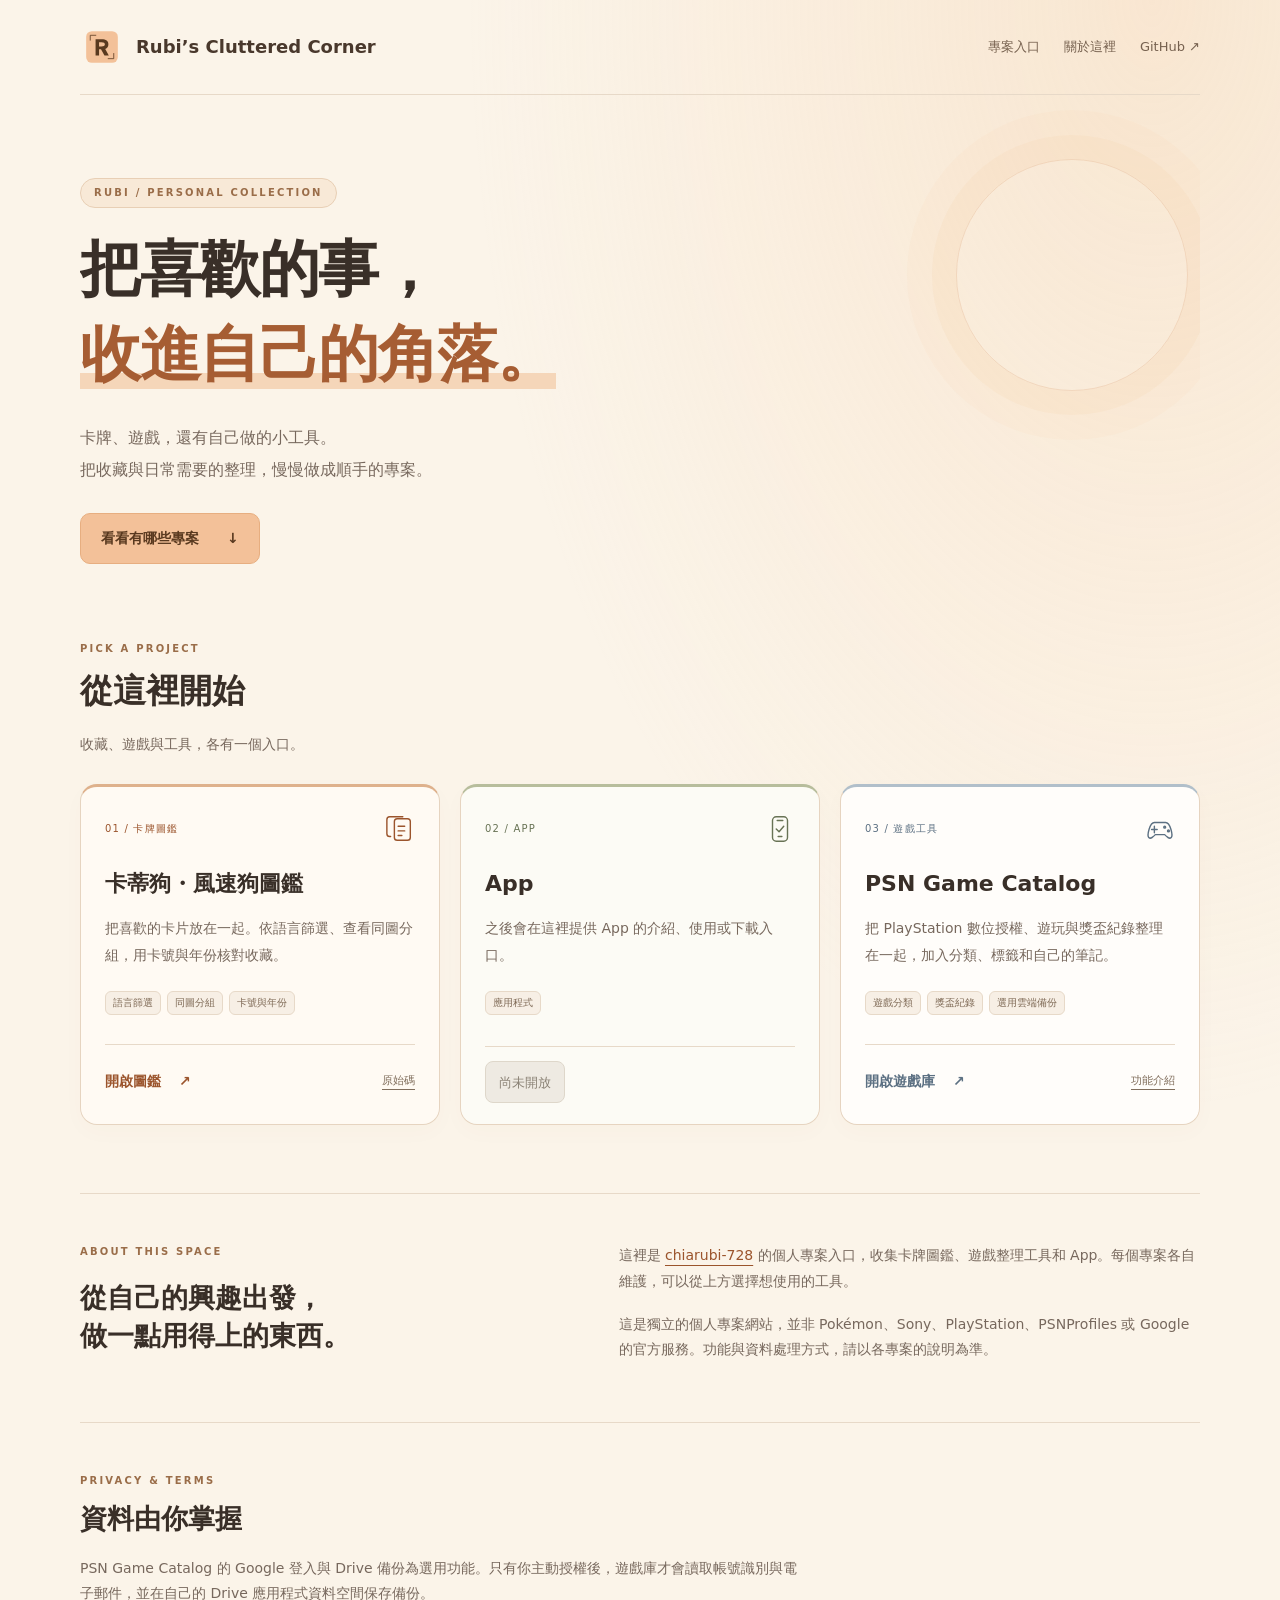
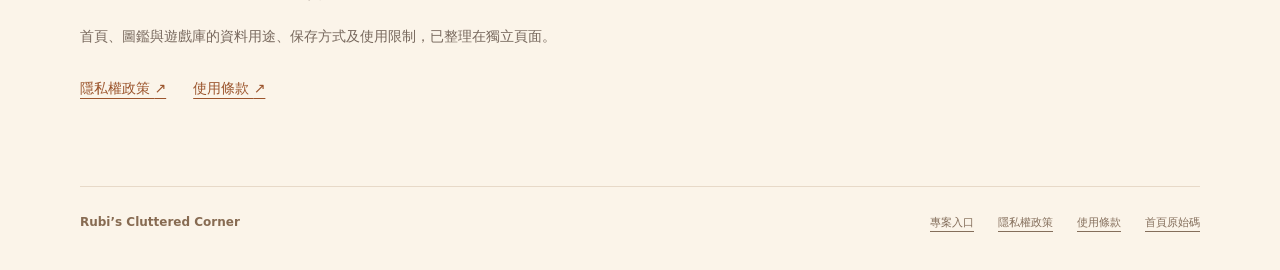
<file: index.html>
<!doctype html>
<html lang="zh-Hant">
<head>
  <meta charset="utf-8">
  <meta name="viewport" content="width=device-width,initial-scale=1">
  <meta name="google-site-verification" content="MO9Nw9-mfi5g1G-daa9AsuT8tZnIIoYQPMDSrDxIh8I">
  <meta name="theme-color" content="#fbf4e9">
  <meta name="description" content="Rubi’s Cluttered Corner：卡蒂狗・風速狗圖鑑、App 與 PSN Game Catalog 的個人專案入口。收藏卡牌、整理遊戲，找到順手的小工具。">
  <link rel="canonical" href="https://chiarubi-728.github.io/">
  <title>Rubi’s Cluttered Corner · 卡牌、遊戲與小工具</title>
  <link rel="icon" type="image/png" sizes="32x32" href="assets/favicon-32.png?v=2">
  <link rel="icon" type="image/svg+xml" sizes="any" href="assets/favicon.svg?v=2">
  <link rel="apple-touch-icon" sizes="180x180" href="assets/apple-touch-icon.png">
  <link rel="stylesheet" href="style.css?v=20261023-logo">
  <link rel="stylesheet" href="policy.css?v=20261023">
</head>
<body>
  <a class="skip-link" href="#main">跳至主要內容</a>
  <header class="site-header">
    <a class="brand" href="/" aria-label="Rubi’s Cluttered Corner 首頁"><img class="brand-symbol" src="assets/rubi-corner.svg" width="44" height="44" alt=""><span>Rubi’s Cluttered Corner</span></a>
    <nav aria-label="主要導覽"><a href="#projects">專案入口</a><a href="#about">關於這裡</a><a href="https://github.com/chiarubi-728">GitHub <span aria-hidden="true">↗</span></a></nav>
  </header>
  <main id="main">
    <section class="hero" aria-labelledby="hero-title">
      <p class="eyebrow">RUBI / PERSONAL COLLECTION</p>
      <h1 id="hero-title">把喜歡的事，<br><span>收進自己的角落。</span></h1>
      <p class="hero-description">卡牌、遊戲，還有自己做的小工具。<br>把收藏與日常需要的整理，慢慢做成順手的專案。</p>
      <a class="button primary" href="#projects">看看有哪些專案 <span aria-hidden="true">↓</span></a>
    </section>

    <section id="projects" class="features" aria-labelledby="projects-title">
      <div class="section-heading"><p class="eyebrow">PICK A PROJECT</p><h2 id="projects-title">從這裡開始</h2><p>收藏、遊戲與工具，各有一個入口。</p></div>
      <div class="feature-grid project-grid">
        <article class="project-card project-cards">
          <div class="project-heading"><span class="feature-number">01 / 卡牌圖鑑</span><svg viewBox="0 0 32 32" fill="none" aria-hidden="true"><rect x="10" y="5" width="17" height="23" rx="3"/><path d="M6 24H5a3 3 0 0 1-3-3V6a3 3 0 0 1 3-3h14m-5 10h7m-7 5h7m-7 5h4"/></svg></div>
          <h3>卡蒂狗・風速狗圖鑑</h3>
          <p>把喜歡的卡片放在一起。依語言篩選、查看同圖分組，用卡號與年份核對收藏。</p>
          <ul class="project-tags" aria-label="圖鑑功能"><li>語言篩選</li><li>同圖分組</li><li>卡號與年份</li></ul>
          <div class="project-bottom"><a class="project-entry" href="/PTCG-Growlithe-Catalog/">開啟圖鑑 <span aria-hidden="true">↗</span></a><a class="project-source" href="https://github.com/chiarubi-728/PTCG-Growlithe-Catalog">原始碼</a></div>
        </article>
        <article class="project-card project-app">
          <div class="project-heading"><span class="feature-number">02 / APP</span><svg viewBox="0 0 32 32" fill="none" aria-hidden="true"><rect x="8" y="3" width="16" height="26" rx="4"/><path d="M13 7h6m-5 17h4m-6-8 3 3 5-6"/></svg></div>
          <h3>App</h3>
          <p>之後會在這裡提供 App 的介紹、使用或下載入口。</p>
          <ul class="project-tags" aria-label="App 類型"><li>應用程式</li></ul>
          <div class="project-bottom"><button class="project-pending" type="button" disabled>尚未開放</button></div>
        </article>
        <article class="project-card project-games">
          <div class="project-heading"><span class="feature-number">03 / 遊戲工具</span><svg viewBox="0 0 32 32" fill="none" aria-hidden="true"><path d="M10 9h12c5 0 8 14 6 16-2 2-4 0-7-3H11c-3 3-5 5-7 3-2-2 1-16 6-16Zm0 4v7m-3-3.5h6"/><circle cx="21" cy="14" r="1"/><circle cx="25" cy="18" r="1"/></svg></div>
          <h3>PSN Game Catalog</h3>
          <p>把 PlayStation 數位授權、遊玩與獎盃紀錄整理在一起，加入分類、標籤和自己的筆記。</p>
          <ul class="project-tags" aria-label="遊戲庫功能"><li>遊戲分類</li><li>獎盃紀錄</li><li>選用雲端備份</li></ul>
          <div class="project-bottom"><a class="project-entry" href="/PSN_Game_Catalog/">開啟遊戲庫 <span aria-hidden="true">↗</span></a><a class="project-source" href="/PSN_Game_Catalog/about.html">功能介紹</a></div>
        </article>
      </div>
    </section>

    <section id="about" class="about-section" aria-labelledby="about-title">
      <div><p class="eyebrow">ABOUT THIS SPACE</p><h2 id="about-title">從自己的興趣出發，<br>做一點用得上的東西。</h2></div>
      <div><p>這裡是 <a href="https://github.com/chiarubi-728">chiarubi-728</a> 的個人專案入口，收集卡牌圖鑑、遊戲整理工具和 App。每個專案各自維護，可以從上方選擇想使用的工具。</p><p>這是獨立的個人專案網站，並非 Pokémon、Sony、PlayStation、PSNProfiles 或 Google 的官方服務。功能與資料處理方式，請以各專案的說明為準。</p></div>
    </section>

    <section id="google-data" class="google-section" aria-labelledby="google-title">
      <div class="section-heading"><p class="eyebrow">PRIVACY &amp; TERMS</p><h2 id="google-title">資料由你掌握</h2><p>PSN Game Catalog 的 Google 登入與 Drive 備份為選用功能。只有你主動授權後，遊戲庫才會讀取帳號識別與電子郵件，並在自己的 Drive 應用程式資料空間保存備份。</p><p>首頁、圖鑑與遊戲庫的資料用途、保存方式及使用限制，已整理在獨立頁面。</p><div class="policy-actions"><a href="privacy.html">隱私權政策 <span aria-hidden="true">↗</span></a><a href="terms.html">使用條款 <span aria-hidden="true">↗</span></a></div></div>
    </section>

  </main>
  <footer class="site-footer"><span>Rubi’s Cluttered Corner</span><nav aria-label="相關連結"><a href="#projects">專案入口</a><a href="privacy.html">隱私權政策</a><a href="terms.html">使用條款</a><a href="https://github.com/chiarubi-728/chiarubi-728.github.io">首頁原始碼</a></nav></footer>
</body>
</html>
</file>
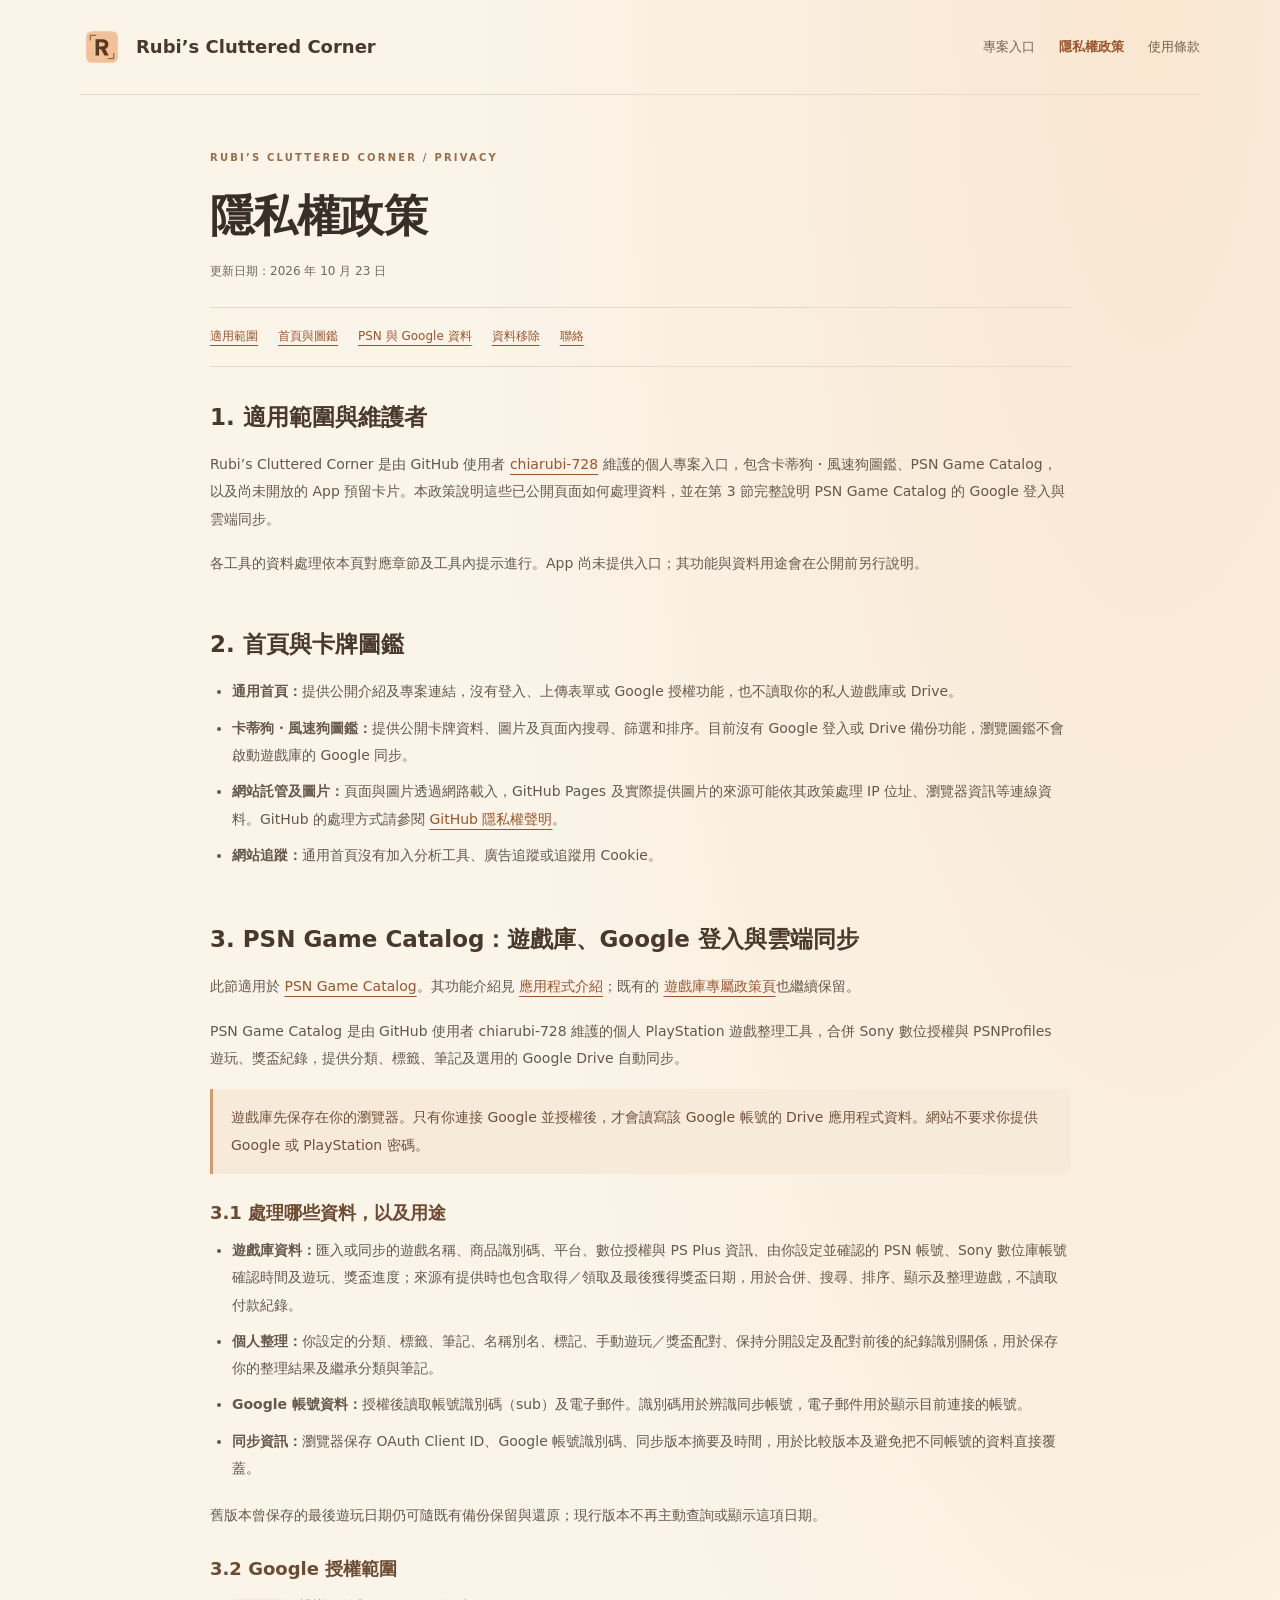
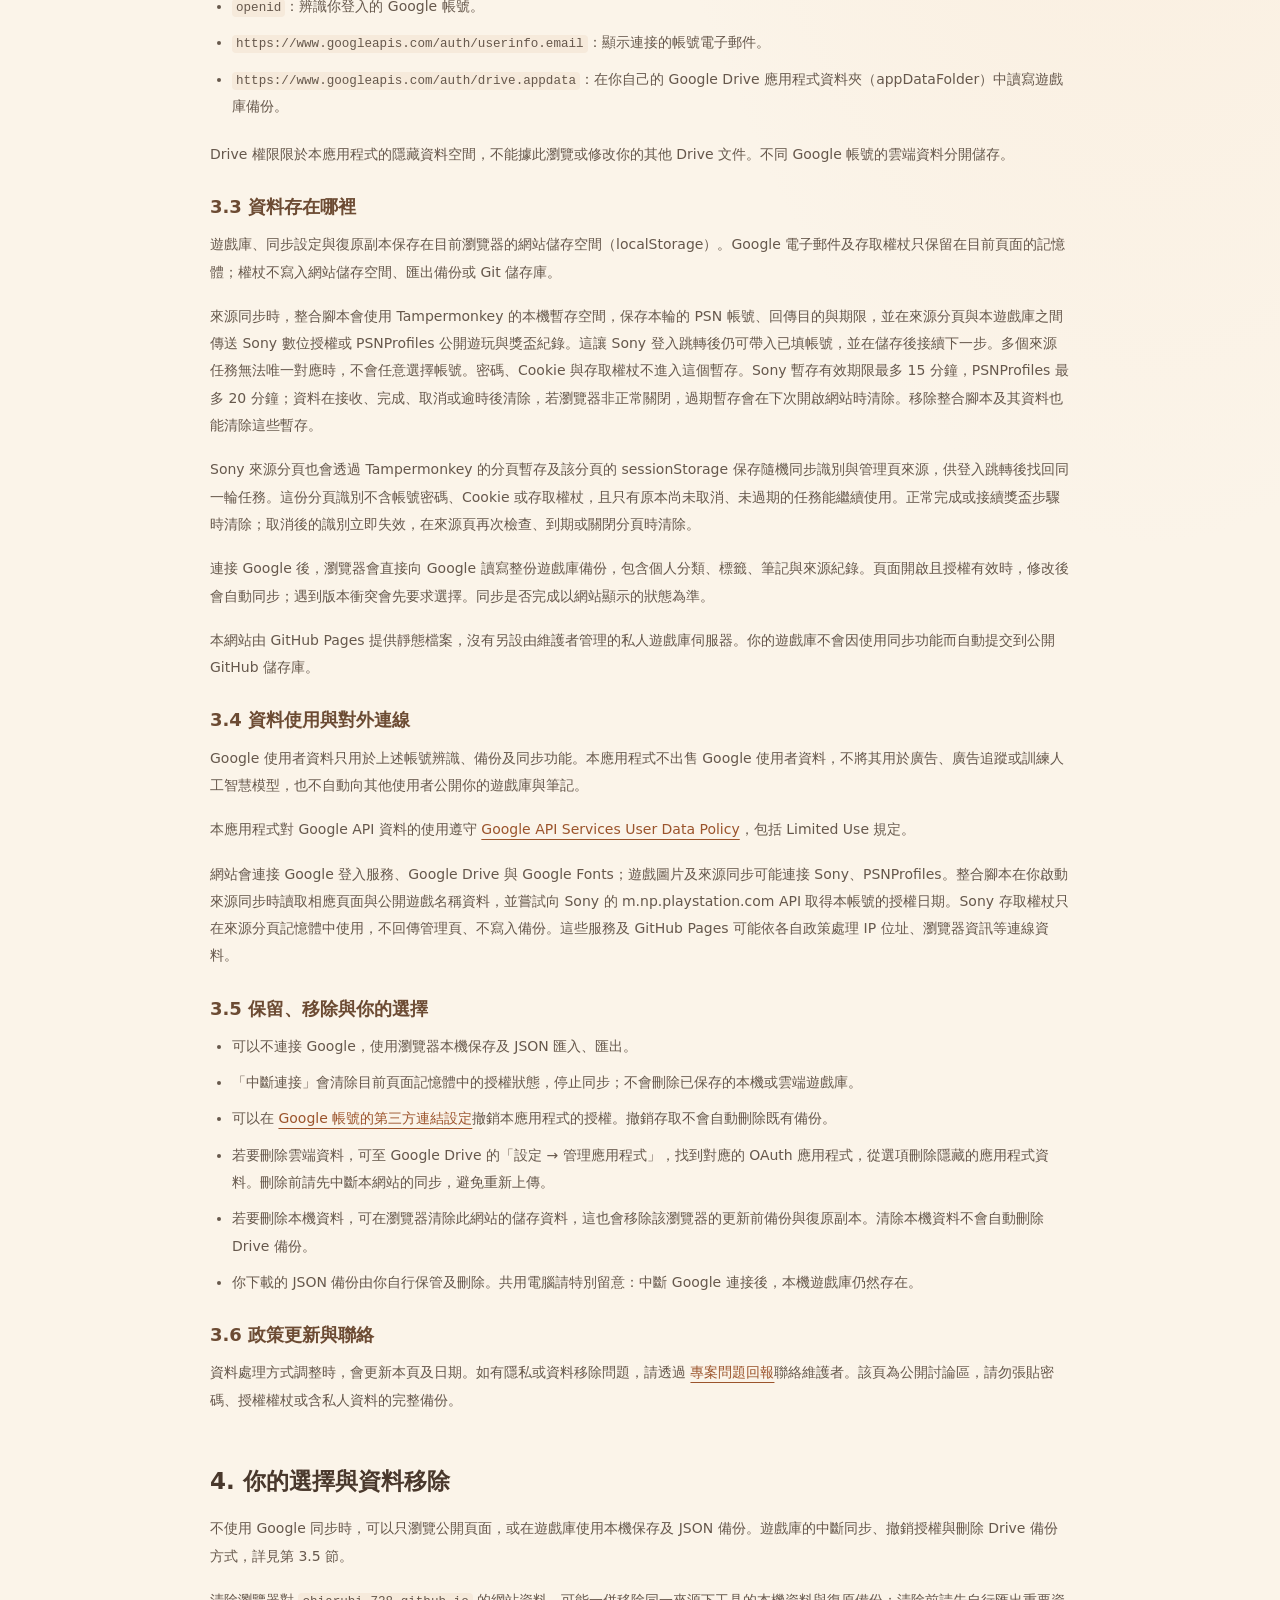
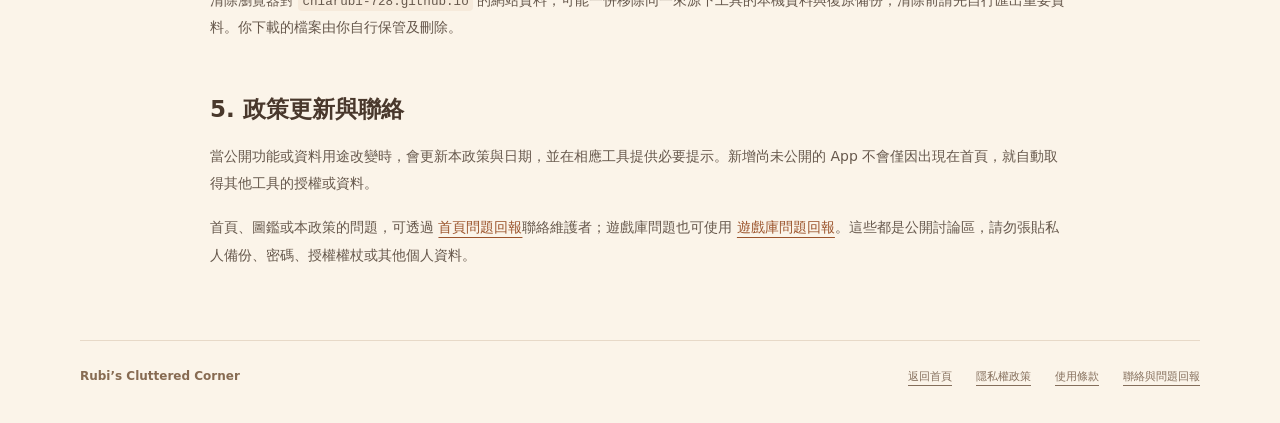
<file: privacy.html>
<!doctype html>
<html lang="zh-Hant">
<head>
  <meta charset="utf-8"><meta name="viewport" content="width=device-width,initial-scale=1">
  <meta name="theme-color" content="#fbf4e9"><meta name="description" content="Rubi’s Cluttered Corner 隱私權政策：首頁、卡蒂狗・風速狗圖鑑及 PSN Game Catalog 的資料用途、Google 授權、保存與刪除方式。">
  <title>隱私權政策 · Rubi’s Cluttered Corner</title>
  <link rel="icon" type="image/png" sizes="32x32" href="assets/favicon-32.png?v=2">
  <link rel="icon" type="image/svg+xml" sizes="any" href="assets/favicon.svg?v=2">
  <link rel="stylesheet" href="style.css?v=20261023-logo"><link rel="stylesheet" href="policy.css?v=20261023">
</head>
<body>
  <a class="skip-link" href="#main">跳至主要內容</a>
  <header class="site-header"><a class="brand" href="/" aria-label="Rubi’s Cluttered Corner 首頁"><img class="brand-symbol" src="assets/rubi-corner.svg" width="44" height="44" alt=""><span>Rubi’s Cluttered Corner</span></a><nav aria-label="主要導覽"><a href="/#projects">專案入口</a><a href="privacy.html" aria-current="page">隱私權政策</a><a href="terms.html">使用條款</a></nav></header>
  <main id="main" class="policy-main">
    <header class="policy-heading"><p class="eyebrow">RUBI’S CLUTTERED CORNER / PRIVACY</p><h1>隱私權政策</h1><p class="policy-date">更新日期：2026 年 10 月 23 日</p></header>
    <nav class="policy-outline" aria-label="本頁目錄"><a href="#scope">適用範圍</a><a href="#public-pages">首頁與圖鑑</a><a href="#psn-game-catalog">PSN 與 Google 資料</a><a href="#choices">資料移除</a><a href="#contact">聯絡</a></nav>
    <div class="policy-content">
<section id="scope"><h2>1. 適用範圍與維護者</h2><p>Rubi’s Cluttered Corner 是由 GitHub 使用者 <a href="https://github.com/chiarubi-728">chiarubi-728</a> 維護的個人專案入口，包含卡蒂狗・風速狗圖鑑、PSN Game Catalog，以及尚未開放的 App 預留卡片。本政策說明這些已公開頁面如何處理資料，並在第 3 節完整說明 PSN Game Catalog 的 Google 登入與雲端同步。</p><p>各工具的資料處理依本頁對應章節及工具內提示進行。App 尚未提供入口；其功能與資料用途會在公開前另行說明。</p></section>
<section id="public-pages"><h2>2. 首頁與卡牌圖鑑</h2><ul><li><strong>通用首頁：</strong>提供公開介紹及專案連結，沒有登入、上傳表單或 Google 授權功能，也不讀取你的私人遊戲庫或 Drive。</li><li><strong>卡蒂狗・風速狗圖鑑：</strong>提供公開卡牌資料、圖片及頁面內搜尋、篩選和排序。目前沒有 Google 登入或 Drive 備份功能，瀏覽圖鑑不會啟動遊戲庫的 Google 同步。</li><li><strong>網站託管及圖片：</strong>頁面與圖片透過網路載入，GitHub Pages 及實際提供圖片的來源可能依其政策處理 IP 位址、瀏覽器資訊等連線資料。GitHub 的處理方式請參閱 <a href="https://docs.github.com/en/site-policy/privacy-policies/github-general-privacy-statement">GitHub 隱私權聲明</a>。</li><li><strong>網站追蹤：</strong>通用首頁沒有加入分析工具、廣告追蹤或追蹤用 Cookie。</li></ul></section>
<section id="psn-game-catalog"><h2>3. PSN Game Catalog：遊戲庫、Google 登入與雲端同步</h2><p>此節適用於 <a href="/PSN_Game_Catalog/">PSN Game Catalog</a>。其功能介紹見 <a href="/PSN_Game_Catalog/about.html">應用程式介紹</a>；既有的 <a href="/PSN_Game_Catalog/privacy.html">遊戲庫專屬政策頁</a>也繼續保留。</p><p>PSN Game Catalog 是由 GitHub 使用者 chiarubi-728 維護的個人 PlayStation 遊戲整理工具，合併 Sony 數位授權與 PSNProfiles 遊玩、獎盃紀錄，提供分類、標籤、筆記及選用的 Google Drive 自動同步。</p>
<p class="notice">遊戲庫先保存在你的瀏覽器。只有你連接 Google 並授權後，才會讀寫該 Google 帳號的 Drive 應用程式資料。網站不要求你提供 Google 或 PlayStation 密碼。</p>
<h3>3.1 處理哪些資料，以及用途</h3>
<ul><li><strong>遊戲庫資料：</strong>匯入或同步的遊戲名稱、商品識別碼、平台、數位授權與 PS Plus 資訊、由你設定並確認的 PSN 帳號、Sony 數位庫帳號確認時間及遊玩、獎盃進度；來源有提供時也包含取得／領取及最後獲得獎盃日期，用於合併、搜尋、排序、顯示及整理遊戲，不讀取付款紀錄。</li><li><strong>個人整理：</strong>你設定的分類、標籤、筆記、名稱別名、標記、手動遊玩／獎盃配對、保持分開設定及配對前後的紀錄識別關係，用於保存你的整理結果及繼承分類與筆記。</li><li><strong>Google 帳號資料：</strong>授權後讀取帳號識別碼（sub）及電子郵件。識別碼用於辨識同步帳號，電子郵件用於顯示目前連接的帳號。</li><li><strong>同步資訊：</strong>瀏覽器保存 OAuth Client ID、Google 帳號識別碼、同步版本摘要及時間，用於比較版本及避免把不同帳號的資料直接覆蓋。</li></ul>
<p>舊版本曾保存的最後遊玩日期仍可隨既有備份保留與還原；現行版本不再主動查詢或顯示這項日期。</p>
<h3>3.2 Google 授權範圍</h3>
<ul><li><code>openid</code>：辨識你登入的 Google 帳號。</li><li><code>https://www.googleapis.com/auth/userinfo.email</code>：顯示連接的帳號電子郵件。</li><li><code>https://www.googleapis.com/auth/drive.appdata</code>：在你自己的 Google Drive 應用程式資料夾（appDataFolder）中讀寫遊戲庫備份。</li></ul>
<p>Drive 權限限於本應用程式的隱藏資料空間，不能據此瀏覽或修改你的其他 Drive 文件。不同 Google 帳號的雲端資料分開儲存。</p>
<h3>3.3 資料存在哪裡</h3>
<p>遊戲庫、同步設定與復原副本保存在目前瀏覽器的網站儲存空間（localStorage）。Google 電子郵件及存取權杖只保留在目前頁面的記憶體；權杖不寫入網站儲存空間、匯出備份或 Git 儲存庫。</p>
<p>來源同步時，整合腳本會使用 Tampermonkey 的本機暫存空間，保存本輪的 PSN 帳號、回傳目的與期限，並在來源分頁與本遊戲庫之間傳送 Sony 數位授權或 PSNProfiles 公開遊玩與獎盃紀錄。這讓 Sony 登入跳轉後仍可帶入已填帳號，並在儲存後接續下一步。多個來源任務無法唯一對應時，不會任意選擇帳號。密碼、Cookie 與存取權杖不進入這個暫存。Sony 暫存有效期限最多 15 分鐘，PSNProfiles 最多 20 分鐘；資料在接收、完成、取消或逾時後清除，若瀏覽器非正常關閉，過期暫存會在下次開啟網站時清除。移除整合腳本及其資料也能清除這些暫存。</p>
<p>Sony 來源分頁也會透過 Tampermonkey 的分頁暫存及該分頁的 sessionStorage 保存隨機同步識別與管理頁來源，供登入跳轉後找回同一輪任務。這份分頁識別不含帳號密碼、Cookie 或存取權杖，且只有原本尚未取消、未過期的任務能繼續使用。正常完成或接續獎盃步驟時清除；取消後的識別立即失效，在來源頁再次檢查、到期或關閉分頁時清除。</p>
<p>連接 Google 後，瀏覽器會直接向 Google 讀寫整份遊戲庫備份，包含個人分類、標籤、筆記與來源紀錄。頁面開啟且授權有效時，修改後會自動同步；遇到版本衝突會先要求選擇。同步是否完成以網站顯示的狀態為準。</p>
<p>本網站由 GitHub Pages 提供靜態檔案，沒有另設由維護者管理的私人遊戲庫伺服器。你的遊戲庫不會因使用同步功能而自動提交到公開 GitHub 儲存庫。</p>
<h3>3.4 資料使用與對外連線</h3>
<p>Google 使用者資料只用於上述帳號辨識、備份及同步功能。本應用程式不出售 Google 使用者資料，不將其用於廣告、廣告追蹤或訓練人工智慧模型，也不自動向其他使用者公開你的遊戲庫與筆記。</p>
<p>本應用程式對 Google API 資料的使用遵守 <a href="https://developers.google.com/terms/api-services-user-data-policy">Google API Services User Data Policy</a>，包括 Limited Use 規定。</p>
<p>網站會連接 Google 登入服務、Google Drive 與 Google Fonts；遊戲圖片及來源同步可能連接 Sony、PSNProfiles。整合腳本在你啟動來源同步時讀取相應頁面與公開遊戲名稱資料，並嘗試向 Sony 的 m.np.playstation.com API 取得本帳號的授權日期。Sony 存取權杖只在來源分頁記憶體中使用，不回傳管理頁、不寫入備份。這些服務及 GitHub Pages 可能依各自政策處理 IP 位址、瀏覽器資訊等連線資料。</p>
<h3>3.5 保留、移除與你的選擇</h3>
<ul><li>可以不連接 Google，使用瀏覽器本機保存及 JSON 匯入、匯出。</li><li>「中斷連接」會清除目前頁面記憶體中的授權狀態，停止同步；不會刪除已保存的本機或雲端遊戲庫。</li><li>可以在 <a href="https://myaccount.google.com/connections">Google 帳號的第三方連結設定</a>撤銷本應用程式的授權。撤銷存取不會自動刪除既有備份。</li><li>若要刪除雲端資料，可至 Google Drive 的「設定 → 管理應用程式」，找到對應的 OAuth 應用程式，從選項刪除隱藏的應用程式資料。刪除前請先中斷本網站的同步，避免重新上傳。</li><li>若要刪除本機資料，可在瀏覽器清除此網站的儲存資料，這也會移除該瀏覽器的更新前備份與復原副本。清除本機資料不會自動刪除 Drive 備份。</li><li>你下載的 JSON 備份由你自行保管及刪除。共用電腦請特別留意：中斷 Google 連接後，本機遊戲庫仍然存在。</li></ul>
<h3>3.6 政策更新與聯絡</h3>
<p>資料處理方式調整時，會更新本頁及日期。如有隱私或資料移除問題，請透過 <a href="https://github.com/chiarubi-728/PSN_Game_Catalog/issues">專案問題回報</a>聯絡維護者。該頁為公開討論區，請勿張貼密碼、授權權杖或含私人資料的完整備份。</p></section>
<section id="choices"><h2>4. 你的選擇與資料移除</h2><p>不使用 Google 同步時，可以只瀏覽公開頁面，或在遊戲庫使用本機保存及 JSON 備份。遊戲庫的中斷同步、撤銷授權與刪除 Drive 備份方式，詳見第 3.5 節。</p><p>清除瀏覽器對 <code>chiarubi-728.github.io</code> 的網站資料，可能一併移除同一來源下工具的本機資料與復原備份；清除前請先自行匯出重要資料。你下載的檔案由你自行保管及刪除。</p></section>
<section id="contact"><h2>5. 政策更新與聯絡</h2><p>當公開功能或資料用途改變時，會更新本政策與日期，並在相應工具提供必要提示。新增尚未公開的 App 不會僅因出現在首頁，就自動取得其他工具的授權或資料。</p><p>首頁、圖鑑或本政策的問題，可透過 <a href="https://github.com/chiarubi-728/chiarubi-728.github.io/issues">首頁問題回報</a>聯絡維護者；遊戲庫問題也可使用 <a href="https://github.com/chiarubi-728/PSN_Game_Catalog/issues">遊戲庫問題回報</a>。這些都是公開討論區，請勿張貼私人備份、密碼、授權權杖或其他個人資料。</p></section></div>
  </main>
  <footer class="site-footer"><span>Rubi’s Cluttered Corner</span><nav aria-label="相關連結"><a href="/">返回首頁</a><a href="privacy.html">隱私權政策</a><a href="terms.html">使用條款</a><a href="https://github.com/chiarubi-728/chiarubi-728.github.io/issues">聯絡與問題回報</a></nav></footer>
</body>
</html>
</file>
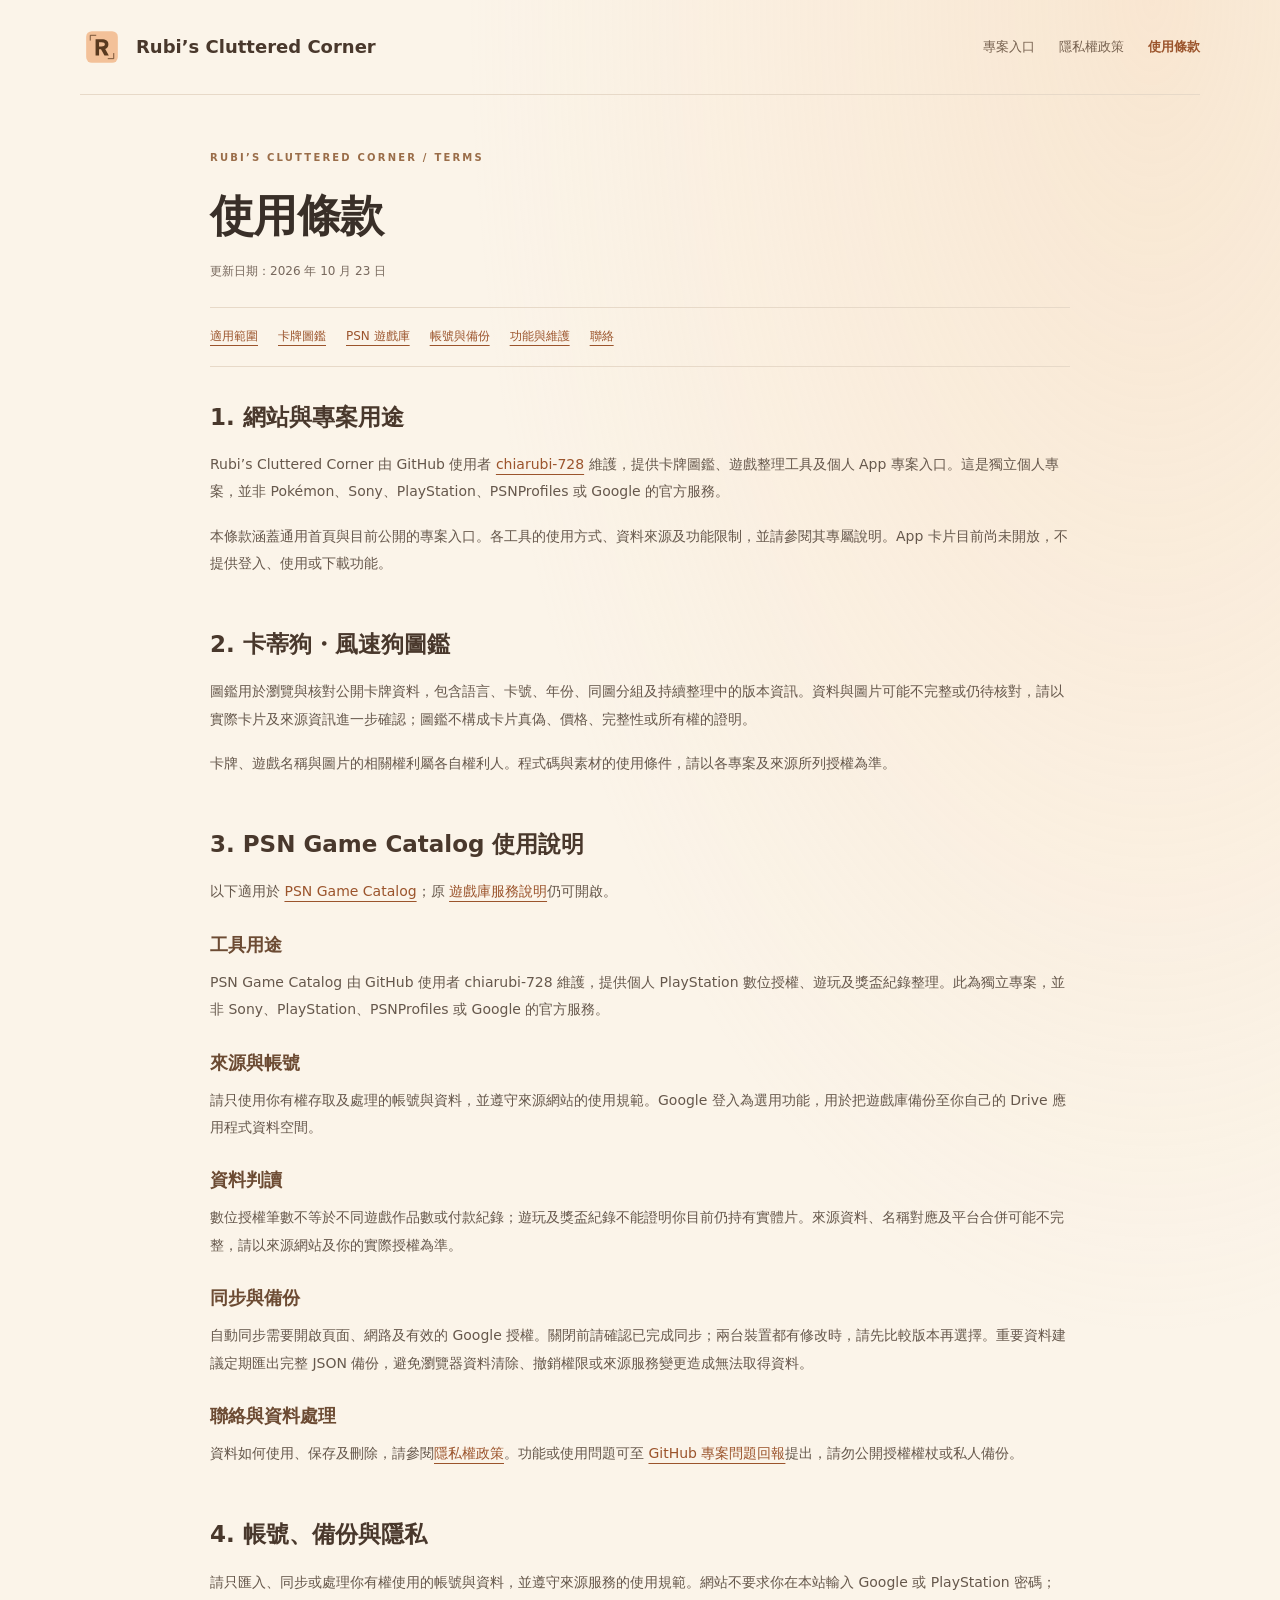
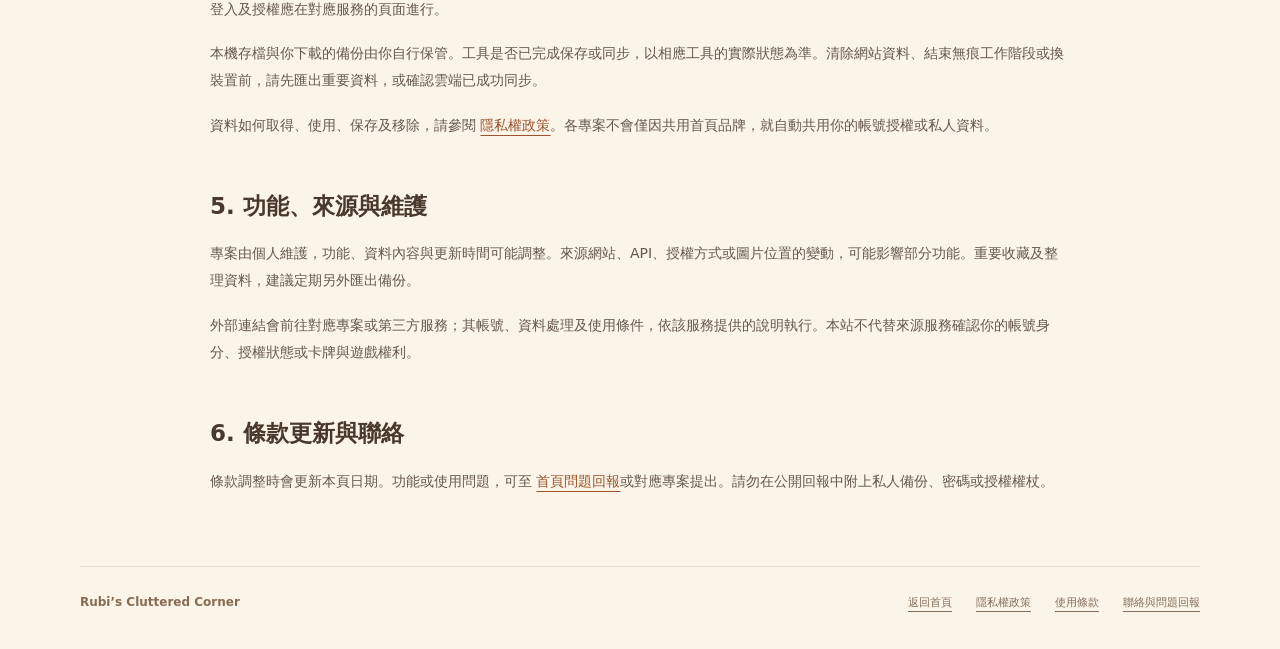
<file: terms.html>
<!doctype html>
<html lang="zh-Hant">
<head>
  <meta charset="utf-8"><meta name="viewport" content="width=device-width,initial-scale=1">
  <meta name="theme-color" content="#fbf4e9"><meta name="description" content="Rubi’s Cluttered Corner 使用條款：卡牌圖鑑、PSN Game Catalog、帳號使用、資料備份與專案限制。">
  <title>使用條款 · Rubi’s Cluttered Corner</title>
  <link rel="icon" type="image/png" sizes="32x32" href="assets/favicon-32.png?v=2">
  <link rel="icon" type="image/svg+xml" sizes="any" href="assets/favicon.svg?v=2">
  <link rel="stylesheet" href="style.css?v=20261023-logo"><link rel="stylesheet" href="policy.css?v=20261023">
</head>
<body>
  <a class="skip-link" href="#main">跳至主要內容</a>
  <header class="site-header"><a class="brand" href="/" aria-label="Rubi’s Cluttered Corner 首頁"><img class="brand-symbol" src="assets/rubi-corner.svg" width="44" height="44" alt=""><span>Rubi’s Cluttered Corner</span></a><nav aria-label="主要導覽"><a href="/#projects">專案入口</a><a href="privacy.html">隱私權政策</a><a href="terms.html" aria-current="page">使用條款</a></nav></header>
  <main id="main" class="policy-main">
    <header class="policy-heading"><p class="eyebrow">RUBI’S CLUTTERED CORNER / TERMS</p><h1>使用條款</h1><p class="policy-date">更新日期：2026 年 10 月 23 日</p></header>
    <nav class="policy-outline" aria-label="本頁目錄"><a href="#scope">適用範圍</a><a href="#catalog">卡牌圖鑑</a><a href="#psn-game-catalog">PSN 遊戲庫</a><a href="#data">帳號與備份</a><a href="#service">功能與維護</a><a href="#contact">聯絡</a></nav>
    <div class="policy-content">
<section id="scope"><h2>1. 網站與專案用途</h2><p>Rubi’s Cluttered Corner 由 GitHub 使用者 <a href="https://github.com/chiarubi-728">chiarubi-728</a> 維護，提供卡牌圖鑑、遊戲整理工具及個人 App 專案入口。這是獨立個人專案，並非 Pokémon、Sony、PlayStation、PSNProfiles 或 Google 的官方服務。</p><p>本條款涵蓋通用首頁與目前公開的專案入口。各工具的使用方式、資料來源及功能限制，並請參閱其專屬說明。App 卡片目前尚未開放，不提供登入、使用或下載功能。</p></section>
<section id="catalog"><h2>2. 卡蒂狗・風速狗圖鑑</h2><p>圖鑑用於瀏覽與核對公開卡牌資料，包含語言、卡號、年份、同圖分組及持續整理中的版本資訊。資料與圖片可能不完整或仍待核對，請以實際卡片及來源資訊進一步確認；圖鑑不構成卡片真偽、價格、完整性或所有權的證明。</p><p>卡牌、遊戲名稱與圖片的相關權利屬各自權利人。程式碼與素材的使用條件，請以各專案及來源所列授權為準。</p></section>
<section id="psn-game-catalog"><h2>3. PSN Game Catalog 使用說明</h2><p>以下適用於 <a href="/PSN_Game_Catalog/">PSN Game Catalog</a>；原 <a href="/PSN_Game_Catalog/terms.html">遊戲庫服務說明</a>仍可開啟。</p><h3>工具用途</h3><p>PSN Game Catalog 由 GitHub 使用者 chiarubi-728 維護，提供個人 PlayStation 數位授權、遊玩及獎盃紀錄整理。此為獨立專案，並非 Sony、PlayStation、PSNProfiles 或 Google 的官方服務。</p>
<h3>來源與帳號</h3><p>請只使用你有權存取及處理的帳號與資料，並遵守來源網站的使用規範。Google 登入為選用功能，用於把遊戲庫備份至你自己的 Drive 應用程式資料空間。</p>
<h3>資料判讀</h3><p>數位授權筆數不等於不同遊戲作品數或付款紀錄；遊玩及獎盃紀錄不能證明你目前仍持有實體片。來源資料、名稱對應及平台合併可能不完整，請以來源網站及你的實際授權為準。</p>
<h3>同步與備份</h3><p>自動同步需要開啟頁面、網路及有效的 Google 授權。關閉前請確認已完成同步；兩台裝置都有修改時，請先比較版本再選擇。重要資料建議定期匯出完整 JSON 備份，避免瀏覽器資料清除、撤銷權限或來源服務變更造成無法取得資料。</p>
<h3>聯絡與資料處理</h3><p>資料如何使用、保存及刪除，請參閱<a href="privacy.html#psn-game-catalog">隱私權政策</a>。功能或使用問題可至 <a href="https://github.com/chiarubi-728/PSN_Game_Catalog/issues">GitHub 專案問題回報</a>提出，請勿公開授權權杖或私人備份。</p></section>
<section id="data"><h2>4. 帳號、備份與隱私</h2><p>請只匯入、同步或處理你有權使用的帳號與資料，並遵守來源服務的使用規範。網站不要求你在本站輸入 Google 或 PlayStation 密碼；登入及授權應在對應服務的頁面進行。</p><p>本機存檔與你下載的備份由你自行保管。工具是否已完成保存或同步，以相應工具的實際狀態為準。清除網站資料、結束無痕工作階段或換裝置前，請先匯出重要資料，或確認雲端已成功同步。</p><p>資料如何取得、使用、保存及移除，請參閱 <a href="privacy.html">隱私權政策</a>。各專案不會僅因共用首頁品牌，就自動共用你的帳號授權或私人資料。</p></section>
<section id="service"><h2>5. 功能、來源與維護</h2><p>專案由個人維護，功能、資料內容與更新時間可能調整。來源網站、API、授權方式或圖片位置的變動，可能影響部分功能。重要收藏及整理資料，建議定期另外匯出備份。</p><p>外部連結會前往對應專案或第三方服務；其帳號、資料處理及使用條件，依該服務提供的說明執行。本站不代替來源服務確認你的帳號身分、授權狀態或卡牌與遊戲權利。</p></section>
<section id="contact"><h2>6. 條款更新與聯絡</h2><p>條款調整時會更新本頁日期。功能或使用問題，可至 <a href="https://github.com/chiarubi-728/chiarubi-728.github.io/issues">首頁問題回報</a>或對應專案提出。請勿在公開回報中附上私人備份、密碼或授權權杖。</p></section></div>
  </main>
  <footer class="site-footer"><span>Rubi’s Cluttered Corner</span><nav aria-label="相關連結"><a href="/">返回首頁</a><a href="privacy.html">隱私權政策</a><a href="terms.html">使用條款</a><a href="https://github.com/chiarubi-728/chiarubi-728.github.io/issues">聯絡與問題回報</a></nav></footer>
</body>
</html>
</file>
<file: style.css>
:root{
  color-scheme:light;font-family:system-ui,"Microsoft JhengHei",sans-serif;line-height:1.8;
  background:#fbf4e9;color:#392f28;--muted:#77685d;--accent:#9b542c;--line:#e7d9c8;
}
*{box-sizing:border-box}html{scroll-padding-top:24px}body{margin:0;background:radial-gradient(ellipse at 90% 0,#f5d2ad66,transparent 42%),#fbf4e9}
a{color:var(--accent);text-underline-offset:5px}a:hover{color:#67371e}a:focus-visible,button:focus-visible{outline:3px solid #a65c31;outline-offset:5px;border-radius:4px}
p{margin:0 0 18px}h1,h2,h3{line-height:1.4;text-wrap:balance}h2{font-size:clamp(25px,3vw,33px);margin:0 0 18px;font-weight:650}h3{font-size:22px;margin:0 0 15px}
.site-header,main,.site-footer{width:min(1120px,calc(100% - 64px));margin-inline:auto}
.site-header{padding:25px 0;display:flex;align-items:center;justify-content:space-between;gap:25px;border-bottom:1px solid var(--line)}
.brand{display:flex;align-items:center;gap:12px;color:#49382c;text-decoration:none;font-size:18px;font-weight:700;line-height:1.4;min-width:0}
.brand-symbol{width:44px;height:44px;flex:none;display:block}
.site-header nav,.site-footer nav{display:flex;align-items:center;flex-wrap:wrap;gap:12px 24px;font-size:13px}.site-header nav a{text-decoration:none;color:#76614f}.site-header nav a:hover{color:#9b542c}
.hero{padding:82px 0 76px;position:relative;isolation:isolate;overflow:hidden}
.hero::after{content:"";position:absolute;right:12px;top:64px;width:230px;height:230px;border:1px solid #e5b79166;border-radius:50%;box-shadow:0 0 0 24px #f1cfa32b,0 0 0 49px #f1cfa31a;z-index:-1;pointer-events:none}
.eyebrow{font-size:10px;font-weight:700;letter-spacing:2.2px;color:#9a6d49;margin:0 0 18px}.hero>.eyebrow{display:inline-block;border:1px solid #e8cfb5;background:#f8e9d7;border-radius:30px;padding:5px 13px}
h1{font-size:clamp(38px,5.6vw,61px);font-weight:700;letter-spacing:-1.5px;margin:0 0 25px;max-width:820px}h1 span{color:#a65d33;background:linear-gradient(transparent 78%,#f5d6b9 78%)}
.hero-description{max-width:680px;font-size:16px;line-height:2;color:var(--muted);margin-bottom:27px}.button{display:inline-flex;align-items:center;justify-content:center;gap:28px;border-radius:10px;padding:12px 20px;text-decoration:none;font-weight:650;font-size:14px;min-height:46px}.primary{background:#f3c199;border:1px solid #e7ae80;color:#59391f}.primary:hover{background:#efb382;color:#49301f}
.features{padding:0 0 68px}.section-heading{max-width:800px;margin-bottom:27px}.section-heading>.eyebrow{margin-bottom:10px}.section-heading>p:not(.eyebrow){color:var(--muted);max-width:720px;font-size:14px}
.feature-grid{display:grid;grid-template-columns:repeat(3,minmax(0,1fr));gap:20px}.project-card{--project-accent:#9b542c;display:flex;flex-direction:column;min-width:0;border:1px solid #e6d4c0;border-top:3px solid #deb18c;border-radius:17px;padding:27px 24px 21px;background:#fffaf3;box-shadow:0 7px 22px #77502e06}.project-app{--project-accent:#687355;border-top-color:#b7bd9c;background:#fcfbf5}.project-games{--project-accent:#5c7082;border-top-color:#b1bfca;background:#fffdfa}
.project-heading{display:flex;align-items:center;justify-content:space-between;gap:12px;margin-bottom:25px}.feature-number{display:block;color:var(--project-accent);font-size:10px;letter-spacing:1.2px}.project-heading svg{width:30px;height:30px;flex:none;color:var(--project-accent);stroke:currentColor;stroke-width:1.5;stroke-linecap:round;stroke-linejoin:round}
.project-grid p{color:var(--muted);font-size:14px;margin:0;line-height:1.9}.project-tags{list-style:none;padding:0;margin:23px 0 29px;display:flex;flex-wrap:wrap;gap:6px}.project-tags li{font-size:10px;border:1px solid #e7d9c8;border-radius:6px;padding:2px 7px;color:#7f6a56;background:#f7efe5}
.project-bottom{margin-top:auto;padding-top:14px;border-top:1px solid var(--line);display:flex;justify-content:space-between;align-items:center;flex-wrap:wrap;gap:8px 12px}.project-entry{display:inline-flex;align-items:center;gap:18px;min-height:44px;font-size:14px;font-weight:650;color:var(--project-accent);text-decoration:none}.project-entry:hover{color:#6d3d24}.project-source{display:inline-flex;align-items:center;min-height:44px;font-size:11px;color:#806e5c}
.project-pending{font:inherit;font-size:13px;color:#8b8376;background:#eeeae2;border:1px solid #ded7ca;border-radius:8px;padding:8px 13px;min-height:42px;cursor:not-allowed}
.about-section{display:grid;grid-template-columns:1fr 1.2fr;gap:54px;padding:49px 0;border-top:1px solid var(--line)}.about-section h2{font-size:27px}.about-section p:not(.eyebrow){font-size:14px;color:var(--muted)}.about-section p:last-child{margin:0}
.google-section{padding:49px 0 58px;border-top:1px solid var(--line)}.google-section h2{font-size:27px}.data-list{margin:0;border-top:1px solid var(--line)}.data-list>div{display:grid;grid-template-columns:250px minmax(0,1fr);gap:30px;padding:21px 0;border-bottom:1px solid var(--line)}dt{font-size:14px;font-weight:650;color:#65503f}dd{margin:0;color:var(--muted);font-size:14px;overflow-wrap:anywhere}
.privacy-summary{border:1px solid #e8d0b6;border-radius:16px;background:#f8ead8;padding:27px 29px;margin-top:28px}.privacy-summary h3{font-size:18px;color:#6b4830}.privacy-summary ul{margin:12px 0 20px;padding-left:22px;color:#7b6756;font-size:14px}.privacy-summary li{margin:7px 0}.privacy-summary>a{font-size:14px}
.site-footer{display:flex;align-items:center;justify-content:space-between;gap:24px;border-top:1px solid var(--line);padding:25px 0 36px;font-size:12px;color:#876b52}.site-footer>span{font-weight:650}.site-footer nav{font-size:11px}.site-footer nav a{color:#846e5b}.skip-link{position:absolute;left:16px;top:-90px;padding:10px 16px;background:#f3c199;color:#49301f;z-index:10}.skip-link:focus{top:12px}
@media(max-width:1000px){.feature-grid{gap:15px}.project-card{padding:25px 21px 19px}.project-card h3{font-size:20px}.hero::after{right:-90px;opacity:.65}}
@media(max-width:850px){.site-header{align-items:flex-start;flex-direction:column;gap:18px}.site-header nav{gap:12px 22px}.hero{padding:59px 0}.hero::after{width:170px;height:170px;right:-75px;top:80px;opacity:.4}.feature-grid{grid-template-columns:1fr}.project-card{padding:25px;min-height:300px}.project-card h3{font-size:23px}.project-heading{margin-bottom:20px}.project-tags{margin-bottom:26px}.about-section{grid-template-columns:1fr;gap:22px}.data-list>div{grid-template-columns:1fr;gap:8px}.site-footer{align-items:flex-start;flex-direction:column}}
@media(max-width:480px){.site-header,main,.site-footer{width:calc(100% - 36px)}.brand{font-size:17px}.site-header nav{font-size:12px;gap:12px 20px}.hero{padding:45px 0 48px}.hero::after{display:none}h1{letter-spacing:-.7px}.hero-description{font-size:15px}.hero>.eyebrow{font-size:9px;letter-spacing:1.5px}.features{padding-bottom:43px}.about-section{padding:35px 0}.about-section h2{font-size:24px}.google-section{padding:35px 0}.google-section h2{font-size:24px}.privacy-summary{padding:22px 20px}.site-footer nav{gap:10px 19px}}
</file>
<file: policy.css>
.policy-main{max-width:860px;padding-bottom:54px}.policy-heading{padding:54px 0 25px}.policy-heading h1{font-size:clamp(32px,4vw,44px);letter-spacing:-.6px;margin:0 0 14px}.policy-date{font-size:12px;color:var(--muted);margin:0}.policy-outline{display:flex;flex-wrap:wrap;gap:10px 20px;padding:18px 0;border-top:1px solid var(--line);border-bottom:1px solid var(--line);font-size:12px}.policy-content{font-size:14px;color:#66584c;line-height:1.95}.policy-content section{padding-top:34px}.policy-content h2{font-size:23px;color:#49382c;margin:0 0 18px}.policy-content h3{font-size:18px;color:#6c4b33;margin:26px 0 12px}.policy-content ul{padding-left:22px;margin:0 0 20px}.policy-content li{margin:9px 0}.policy-content p{margin:0 0 17px}.policy-content a,.policy-content code{overflow-wrap:anywhere}.policy-content code{font-size:.9em;background:#f6eadb;padding:2px 4px;border-radius:4px}.policy-content .notice{border-left:3px solid #d59a6e;background:#f8ead8;border-radius:0 9px 9px 0;padding:15px 18px;color:#70513b}.site-header nav a[aria-current=page]{color:#9b542c;font-weight:700}.policy-actions{display:flex;gap:14px 27px;flex-wrap:wrap;font-size:14px;padding-top:9px}@media(max-width:480px){.policy-heading{padding:36px 0 22px}.policy-content section{padding-top:28px}.policy-content h2{font-size:21px}.policy-content{font-size:14px}.policy-outline{gap:8px 17px}}
</file>
